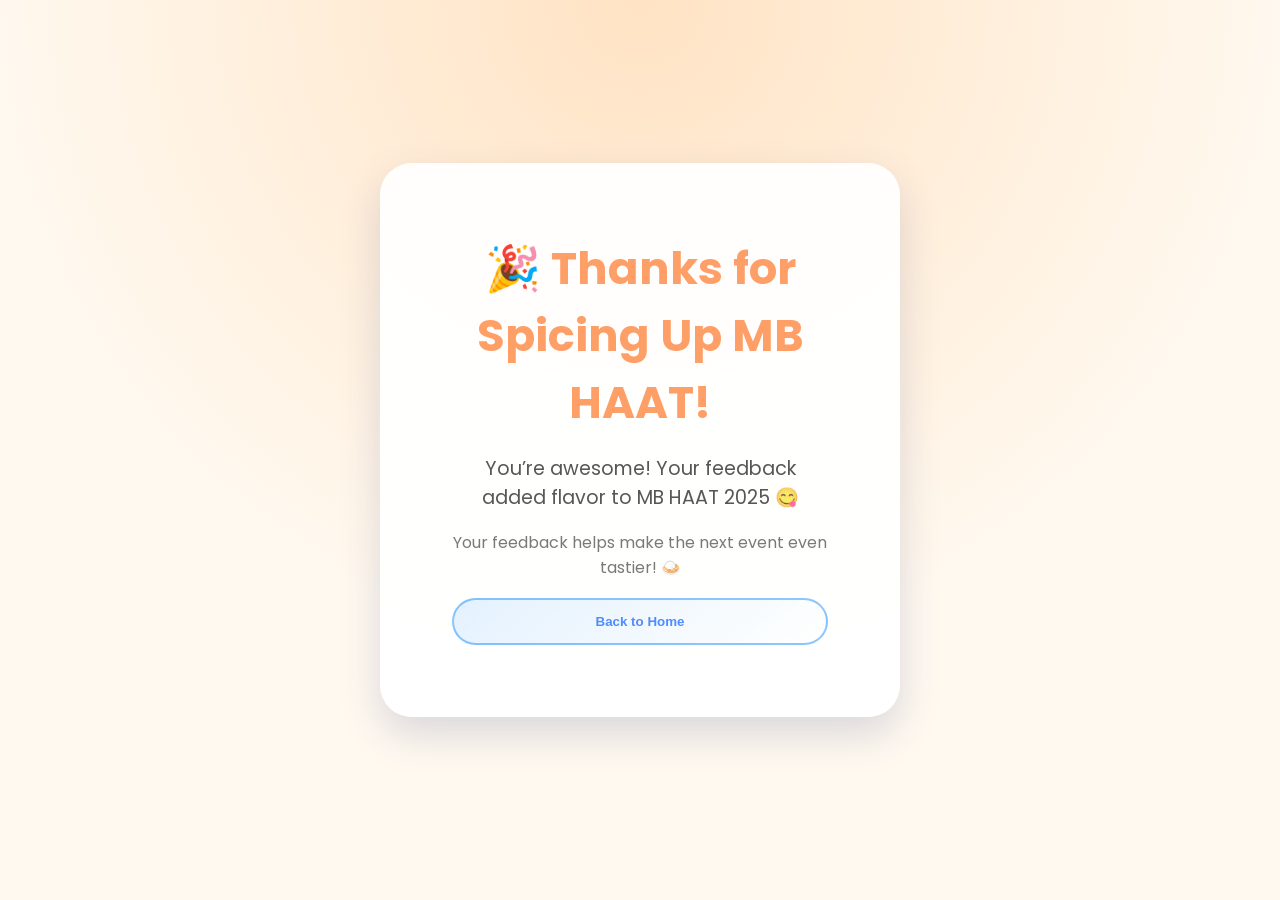
<file: thankyou.html>
<!DOCTYPE html>
<html lang="en">
  <head>
    <meta charset="UTF-8" />
    <meta name="viewport" content="width=device-width, initial-scale=1.0" />
    <title>Thank You — MB HAAT 2025</title>
    <link rel="stylesheet" href="style.css" />
  </head>
  <body class="fade-in thankyou-page">
    <div class="confetti" aria-hidden="true">
      <span>🎉</span>
      <span>🎈</span>
      <span>🍔</span>
      <span>🪩</span>
      <span>🍟</span>
      <span>🎉</span>
      <span>🎈</span>
      <span>🍔</span>
      <span>🪩</span>
      <span>🍟</span>
    </div>

    <main class="thankyou-container">
      <h1>🎉 Thanks for Spicing Up MB HAAT!</h1>
      <p class="thankyou-subtitle">
        You’re awesome! Your feedback added flavor to MB HAAT 2025 😋
      </p>
      <p class="thankyou-text">
        Your feedback helps make the next event even tastier! 🍛
      </p>
      <button class="back-btn" id="backHome">Back to Home</button>
    </main>

    <script>
      document.getElementById("backHome").addEventListener("click", () => {
        window.location.href = "index.html";
      });
    </script>
  </body>
</html>
</file>
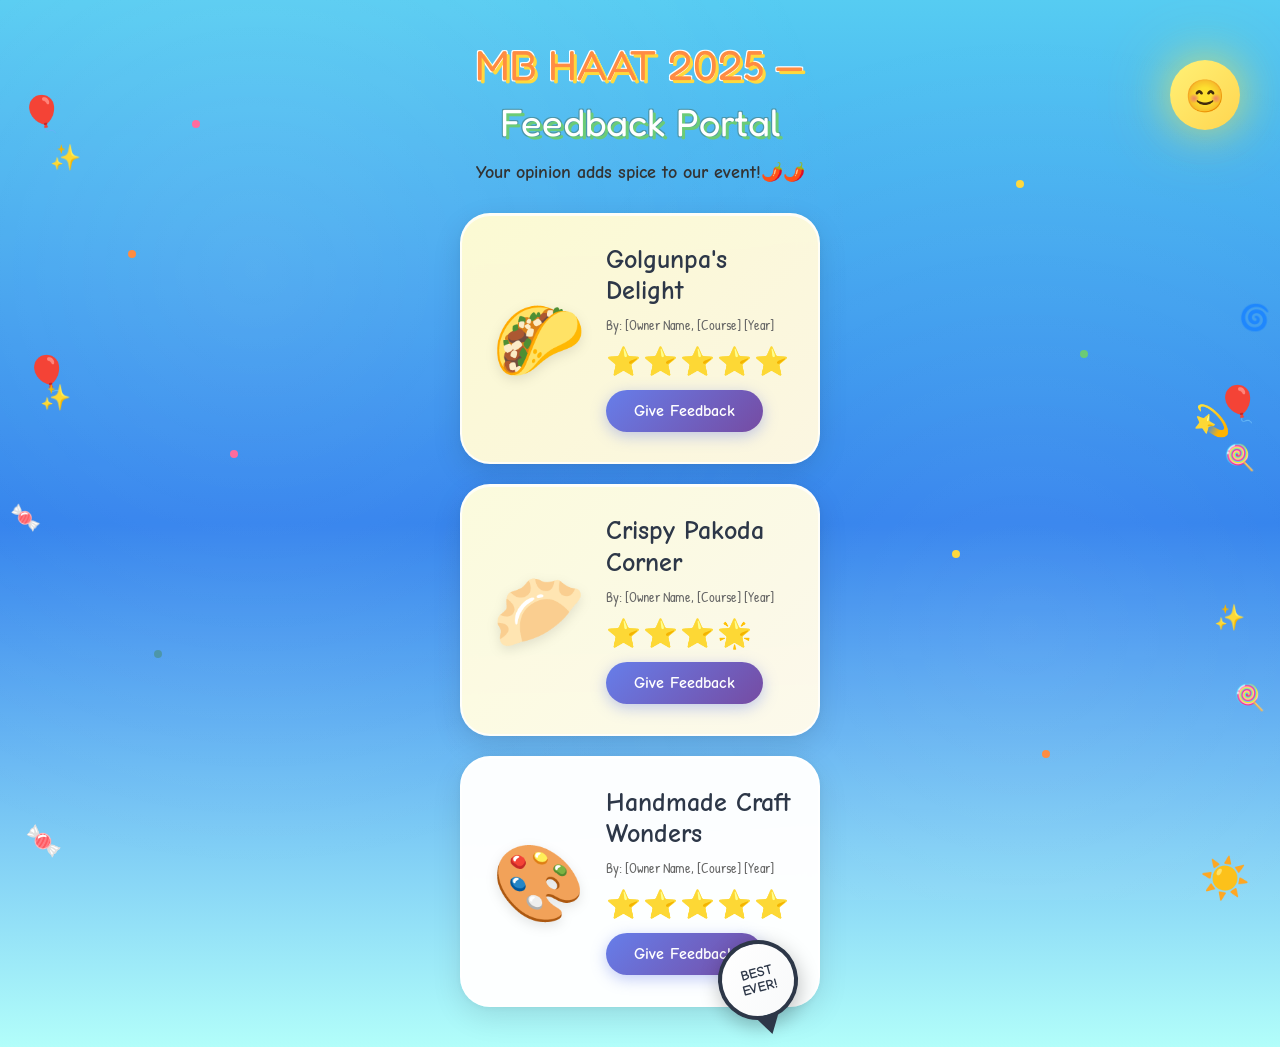
<file: ui.html>
<!DOCTYPE html>
<html lang="en">
<head>
    <meta charset="UTF-8">
    <meta name="viewport" content="width=device-width, initial-scale=1.0">
    <title>MB HAAT 2025 - Feedback Portal</title>
    <link href="https://fonts.googleapis.com/css2?family=Fredoka+One&family=Comic+Neue:wght@700&family=Patrick+Hand&display=swap" rel="stylesheet">
    <style>
        * {
            margin: 0;
            padding: 0;
            box-sizing: border-box;
        }

        body {
            font-family: 'Patrick Hand', cursive;
            background: linear-gradient(180deg, #56CCF2 0%, #2F80ED 50%, #B2FEFA 100%);
            min-height: 100vh;
            overflow-x: hidden;
            position: relative;
        }

        body::before {
            content: '';
            position: fixed;
            top: 0;
            left: 0;
            right: 0;
            bottom: 0;
            background: 
                radial-gradient(circle at 20% 30%, rgba(255, 255, 255, 0.1) 0%, transparent 50%),
                radial-gradient(circle at 80% 70%, rgba(255, 255, 255, 0.08) 0%, transparent 50%);
            pointer-events: none;
        }

        /* Decorative elements */
        .decoration {
            position: absolute;
            z-index: 1;
        }

        .sun {
            width: 70px;
            height: 70px;
            background: linear-gradient(135deg, #FFF176 0%, #FFD54F 100%);
            border-radius: 50%;
            position: absolute;
            top: 60px;
            right: 40px;
            box-shadow: 0 0 40px rgba(255, 235, 59, 0.6), 0 0 80px rgba(255, 235, 59, 0.3);
            animation: pulse 3s ease-in-out infinite;
        }

        @keyframes pulse {
            0%, 100% { transform: scale(1); }
            50% { transform: scale(1.05); }
        }

        .sun::before {
            content: '😊';
            position: absolute;
            top: 50%;
            left: 50%;
            transform: translate(-50%, -50%);
            font-size: 32px;
        }

        .balloon {
            position: absolute;
            font-size: 35px;
            animation: float 3s ease-in-out infinite;
        }

        @keyframes float {
            0%, 100% { transform: translateY(0px); }
            50% { transform: translateY(-20px); }
        }

        .balloon-left-top {
            top: 90px;
            left: 20px;
        }

        .balloon-right {
            top: 380px;
            right: 20px;
        }

        .balloon-left-bottom {
            top: 350px;
            left: 25px;
        }

        .candy {
            position: absolute;
            font-size: 25px;
            animation: rotate 4s linear infinite;
        }

        @keyframes rotate {
            0% { transform: rotate(0deg); }
            100% { transform: rotate(360deg); }
        }

        .confetti {
            position: absolute;
            width: 8px;
            height: 8px;
            border-radius: 50%;
        }

        .container {
            max-width: 400px;
            margin: 0 auto;
            padding: 20px;
            position: relative;
            z-index: 2;
        }

        .header {
            text-align: center;
            margin-bottom: 30px;
            padding-top: 20px;
        }

        .title {
            font-family: 'Fredoka One', cursive;
            font-size: 42px;
            color: #FF8C42;
            text-shadow: 
                3px 3px 0px #FFD93D,
                -1px -1px 0px #fff,
                1px -1px 0px #fff,
                -1px 1px 0px #fff,
                1px 1px 0px #fff;
            line-height: 1.2;
            margin-bottom: 10px;
        }

        .subtitle {
            font-family: 'Fredoka One', cursive;
            font-size: 38px;
            color: #fff;
            text-shadow: 
                3px 3px 0px #6BCB77,
                -1px -1px 0px #4D96A9,
                1px -1px 0px #4D96A9,
                -1px 1px 0px #4D96A9,
                1px 1px 0px #4D96A9;
            line-height: 1.2;
        }

        .tagline {
            font-family: 'Comic Neue', cursive;
            font-size: 18px;
            color: #333;
            margin-top: 15px;
            font-weight: 700;
        }

        .stall-card {
            background: rgba(255, 255, 255, 0.98);
            border-radius: 30px;
            padding: 30px;
            margin-bottom: 20px;
            box-shadow: 
                0 10px 30px rgba(0, 0, 0, 0.1),
                0 1px 8px rgba(0, 0, 0, 0.05),
                inset 0 1px 0 rgba(255, 255, 255, 0.8);
            display: flex;
            align-items: center;
            gap: 20px;
            position: relative;
            border: 2px solid rgba(255, 255, 255, 0.8);
            backdrop-filter: blur(10px);
            transition: all 0.3s ease;
        }

        .stall-card:hover {
            transform: translateY(-5px);
            box-shadow: 
                0 15px 40px rgba(0, 0, 0, 0.15),
                0 5px 15px rgba(0, 0, 0, 0.1),
                inset 0 1px 0 rgba(255, 255, 255, 0.8);
        }

        .stall-card:nth-child(1) {
            background: linear-gradient(135deg, rgba(255, 248, 220, 0.98) 0%, rgba(255, 253, 240, 0.98) 100%);
        }

        .stall-card:nth-child(2) {
            background: linear-gradient(135deg, rgba(255, 251, 210, 0.98) 0%, rgba(255, 248, 225, 0.98) 100%);
        }

        .stall-card:nth-child(3) {
            background: linear-gradient(135deg, rgba(255, 253, 220, 0.98) 0%, rgba(255, 250, 235, 0.98) 100%);
        }

        .stall-icon {
            font-size: 75px;
            flex-shrink: 0;
            filter: drop-shadow(0 4px 6px rgba(0, 0, 0, 0.1));
            transition: transform 0.3s ease;
        }

        .stall-card:hover .stall-icon {
            transform: scale(1.1) rotate(5deg);
        }

        .stall-info {
            flex: 1;
        }

        .stall-name {
            font-family: 'Comic Neue', cursive;
            font-size: 26px;
            font-weight: 700;
            color: #2d3748;
            margin-bottom: 8px;
            line-height: 1.2;
        }

        .stall-meta {
            font-family: 'Patrick Hand', cursive;
            font-size: 14px;
            color: #666;
            margin-bottom: 8px;
        }

        .stars {
            font-size: 28px;
            letter-spacing: 2px;
        }

        .feedback-btn {
            background: linear-gradient(135deg, #667eea 0%, #764ba2 100%);
            color: white;
            border: none;
            padding: 12px 28px;
            border-radius: 25px;
            font-family: 'Comic Neue', cursive;
            font-size: 16px;
            font-weight: 700;
            cursor: pointer;
            box-shadow: 0 4px 15px rgba(102, 126, 234, 0.4);
            transition: all 0.3s ease;
            margin-top: 10px;
        }

        .feedback-btn:hover {
            transform: translateY(-2px);
            box-shadow: 0 6px 20px rgba(102, 126, 234, 0.5);
        }

        .feedback-btn:active {
            transform: translateY(0);
        }

        .best-badge {
            position: absolute;
            bottom: -15px;
            right: 20px;
            background: linear-gradient(135deg, #fff 0%, #f8f9fa 100%);
            border: 4px solid #2d3748;
            border-radius: 50%;
            width: 80px;
            height: 80px;
            display: flex;
            align-items: center;
            justify-content: center;
            font-family: 'Comic Neue', cursive;
            font-weight: 700;
            font-size: 14px;
            color: #2d3748;
            text-align: center;
            line-height: 1.1;
            box-shadow: 0 6px 20px rgba(0, 0, 0, 0.25);
            transform: rotate(-15deg);
            animation: bounce 2s ease-in-out infinite;
        }

        @keyframes bounce {
            0%, 100% { transform: rotate(-15deg) translateY(0); }
            50% { transform: rotate(-15deg) translateY(-10px); }
        }

        .best-badge::before {
            content: '';
            position: absolute;
            bottom: -20px;
            left: 50%;
            transform: translateX(-50%);
            width: 0;
            height: 0;
            border-left: 12px solid transparent;
            border-right: 12px solid transparent;
            border-top: 20px solid #2d3748;
        }

        /* Scattered decorations */
        .small-deco {
            position: absolute;
            font-size: 20px;
            z-index: 0;
        }
    </style>
</head>
<body>
    <!-- Decorative elements -->
    <div class="sun"></div>
    <div class="balloon balloon-left-top">🎈</div>
    <div class="balloon balloon-right" style="animation-delay: 1s;">🎈</div>
    <div class="balloon balloon-left-bottom" style="animation-delay: 0.5s; color: #FFD93D;">🎈</div>
    
    <!-- Confetti -->
    <div class="confetti" style="top: 120px; left: 15%; background: #FF6B9D;"></div>
    <div class="confetti" style="top: 180px; right: 20%; background: #FFD93D;"></div>
    <div class="confetti" style="top: 250px; left: 10%; background: #FF8C42;"></div>
    <div class="confetti" style="top: 350px; right: 15%; background: #6BCB77;"></div>
    <div class="confetti" style="top: 450px; left: 18%; background: #FF6B9D;"></div>
    <div class="confetti" style="top: 550px; right: 25%; background: #FFD93D;"></div>
    <div class="confetti" style="top: 650px; left: 12%; background: #4D96A9;"></div>
    <div class="confetti" style="top: 750px; right: 18%; background: #FF8C42;"></div>

    <!-- Candy decorations -->
    <div class="candy" style="top: 440px; right: 25px;">🍭</div>
    <div class="candy" style="top: 680px; right: 15px; animation-delay: 1s;">🍭</div>
    <div class="candy" style="top: 500px; left: 10px; animation-delay: 2s;">🍬</div>
    <div class="candy" style="top: 300px; right: 10px;">🌀</div>
    <div class="candy" style="top: 820px; left: 25px; font-size: 30px;">🍬</div>

    <!-- Small suns -->
    <div class="small-deco" style="top: 850px; right: 30px; font-size: 40px;">☀️</div>
    <div class="small-deco" style="top: 140px; left: 50px; font-size: 25px;">✨</div>
    <div class="small-deco" style="top: 380px; left: 40px; font-size: 25px;">✨</div>
    <div class="small-deco" style="top: 600px; right: 35px; font-size: 25px;">✨</div>
    <div class="small-deco" style="top: 400px; right: 50px; font-size: 30px;">💫</div>

    <div class="container">
        <div class="header">
            <div class="title">MB HAAT 2025 —</div>
            <div class="subtitle">Feedback Portal</div>
            <div class="tagline">Your opinion adds spice to our event!🌶️🌶️</div>
        </div>

        <div class="stall-card">
            <div class="stall-icon">🌮</div>
            <div class="stall-info">
                <div class="stall-name">Golgunpa's Delight</div>
                <div class="stall-meta">By: [Owner Name, [Course] [Year]</div>
                <div class="stars">⭐⭐⭐⭐⭐</div>
                <button class="feedback-btn" onclick="alert('Feedback form coming soon! 🎉')">Give Feedback</button>
            </div>
        </div>

        <div class="stall-card">
            <div class="stall-icon">🥟</div>
            <div class="stall-info">
                <div class="stall-name">Crispy Pakoda Corner</div>
                <div class="stall-meta">By: [Owner Name, [Course] [Year]</div>
                <div class="stars">⭐⭐⭐🌟</div>
                <button class="feedback-btn" onclick="alert('Feedback form coming soon! 🎉')">Give Feedback</button>
            </div>
        </div>

        <div class="stall-card">
            <div class="stall-icon">🎨</div>
            <div class="stall-info">
                <div class="stall-name">Handmade Craft Wonders</div>
                <div class="stall-meta">By: [Owner Name, [Course] [Year]</div>
                <div class="stars">⭐⭐⭐⭐⭐</div>
                <button class="feedback-btn" onclick="alert('Feedback form coming soon! 🎉')">Give Feedback</button>
            </div>
            <div class="best-badge">BEST EVER!</div>
        </div>
    </div>
</body>
</html>
</file>
<file: style.css>
@import url("https://fonts.googleapis.com/css2?family=Fredoka:wght@400;500;600;700&family=Fredoka+One&family=Comic+Neue:wght@700&family=Patrick+Hand&family=Poppins:wght@400;500;600;700&display=swap");

:root {
  --sky-start: #aee6ff;
  --sky-mid: #d4f0ff;
  --sky-end: #fff8fb;
  --sun: #ffd75f;
  --primary: #ff9f68;
  --secondary: #4f8cff;
  --accent: #ffddee;
  --mint: #c7f5d9;
  --card-cream: #fff6da;
  --card-outline: #ffd18c;
  --text-dark: #3b2c53;
  --text-light: #ffffff;
  --shadow-soft: 0 18px 40px rgba(63, 71, 120, 0.18);
  --rounded-xl: 32px;
  --transition: all 0.3s ease;
}

*,
*::before,
*::after {
  box-sizing: border-box;
  margin: 0;
  padding: 0;
}

body {
  font-family: "Poppins", sans-serif;
  color: var(--text-dark);
  background: linear-gradient(180deg, var(--sky-start) 0%, var(--sky-mid) 55%, var(--sky-end) 100%);
  min-height: 100vh;
  display: flex;
  justify-content: center;
  align-items: stretch;
  padding: 28px 12px 48px;
  position: relative;
  overflow-x: hidden;
}

.ui-body {
  font-family: "Patrick Hand", cursive;
  background: linear-gradient(180deg, #56ccf2 0%, #2f80ed 50%, #b2fefa 100%);
  display: block;
  padding: clamp(20px, 4vw, 32px) clamp(12px, 3vw, 16px) clamp(50px, 8vw, 80px);
  overflow-x: hidden;
  min-height: 100vh;
  position: relative;
  -webkit-font-smoothing: antialiased;
  -moz-osx-font-smoothing: grayscale;
}

.ui-shell {
  max-width: 420px;
  margin: 0 auto;
  background: transparent;
  padding: 24px 12px 60px;
  gap: 24px;
  width: 100%;
}

.ui-hero {
  text-align: center;
  margin-bottom: 16px;
  padding-top: 28px;
}

.ui-title {
  font-family: "Fredoka One", cursive;
  font-size: clamp(2rem, 7vw, 2.6rem);
  color: #ff8c42;
  text-shadow: 3px 3px 0px #ffd93d, -1px -1px 0px #fff, 1px -1px 0px #fff;
  margin-bottom: 6px;
}

.ui-subtitle {
  font-family: "Fredoka One", cursive;
  font-size: clamp(2.1rem, 8vw, 2.8rem);
  color: #ffffff;
  text-shadow: 3px 3px 0px #6bcb77, -1px -1px 0px #4d96a9, 1px -1px 0px #4d96a9;
}

.ui-tagline {
  font-family: "Comic Neue", cursive;
  font-size: clamp(1rem, 4vw, 1.2rem);
  color: #2d3748;
  font-weight: 700;
  margin-top: 12px;
  line-height: 1.4;
  word-wrap: break-word;
  overflow-wrap: break-word;
}

.ui-note {
  color: rgba(45, 55, 72, 0.85);
  font-size: 1rem;
  margin-top: 10px;
}

.ui-card-stack {
  max-width: 420px;
  margin: 0 auto;
}

.ui-submit {
  max-width: 420px;
  margin: 0 auto;
  text-align: center;
}

.ui-submit .submit-btn {
  border-radius: 25px;
  font-family: "Comic Neue", cursive;
  font-size: 1.05rem;
  padding: 14px 28px;
}

.ui-submit .status-message {
  margin-top: 10px;
}

/* Winner Announcement Styles */
.winner-announcement {
  max-width: 500px;
  margin: 0 auto;
}

.announcement-card {
  background: linear-gradient(135deg, rgba(255, 255, 255, 0.98), rgba(255, 251, 240, 0.98));
  border-radius: 24px;
  padding: clamp(24px, 5vw, 40px) clamp(20px, 4vw, 28px);
  border: 3px solid rgba(255, 217, 61, 0.3);
  box-shadow: 0 20px 50px rgba(0, 0, 0, 0.15);
  text-align: center;
  position: relative;
  overflow: hidden;
  width: 100%;
  box-sizing: border-box;
}

.announcement-card::before {
  content: "";
  position: absolute;
  top: -50%;
  left: -50%;
  width: 200%;
  height: 200%;
  background: radial-gradient(circle, rgba(255, 215, 0, 0.1) 0%, transparent 70%);
  animation: rotate 20s linear infinite;
  pointer-events: none;
}

@keyframes rotate {
  0% {
    transform: rotate(0deg);
  }
  100% {
    transform: rotate(360deg);
  }
}

.announcement-icon {
  font-size: 5rem;
  margin-bottom: 20px;
  animation: bounce 2s ease-in-out infinite;
  display: inline-block;
}

@keyframes bounce {
  0%, 100% {
    transform: translateY(0);
  }
  50% {
    transform: translateY(-10px);
  }
}

.announcement-title {
  font-family: "Fredoka One", cursive;
  font-size: clamp(2rem, 5vw, 2.8rem);
  color: #ff8c42;
  text-shadow: 2px 2px 0px #ffd93d, -1px -1px 0px #fff, 1px -1px 0px #fff;
  margin-bottom: 16px;
  position: relative;
  z-index: 1;
}

.announcement-message {
  font-family: "Comic Neue", cursive;
  font-size: clamp(1rem, 3.5vw, 1.5rem);
  color: #2d3748;
  font-weight: 700;
  margin-bottom: clamp(24px, 4vw, 32px);
  position: relative;
  z-index: 1;
  line-height: 1.5;
  word-wrap: break-word;
  overflow-wrap: break-word;
  padding: 0 4px;
}

.announcement-message strong {
  color: #ff8c42;
  font-size: 1.2em;
}

/* Highlight name in participant message */
#participantMessage {
  word-wrap: break-word;
  overflow-wrap: break-word;
  hyphens: auto;
  max-width: 100%;
}

#participantMessage strong {
  color: #ff8c42 !important;
  text-shadow: 0 2px 4px rgba(255, 140, 66, 0.3) !important;
  font-weight: 700;
  font-size: 1.3em !important;
  display: inline-block;
  animation: nameBounce 2s ease-in-out infinite;
  transform-origin: center;
  word-break: break-word;
  max-width: 100%;
}

@keyframes nameBounce {
  0%, 100% {
    transform: translateY(0);
  }
  50% {
    transform: translateY(-8px);
  }
}

/* Coming Soon Card Styles */
.coming-soon-section {
  max-width: 500px;
  margin: 0 auto;
}

.coming-soon-card {
  background: linear-gradient(135deg, rgba(255, 255, 255, 0.98), rgba(255, 251, 240, 0.98));
  border-radius: 30px;
  padding: clamp(40px, 6vw, 60px) clamp(28px, 5vw, 40px);
  border: 3px solid rgba(255, 217, 61, 0.3);
  box-shadow: 0 20px 50px rgba(0, 0, 0, 0.15);
  text-align: center;
  position: relative;
  overflow: hidden;
  width: 100%;
  box-sizing: border-box;
}

.coming-soon-card::before {
  content: "";
  position: absolute;
  top: -50%;
  left: -50%;
  width: 200%;
  height: 200%;
  background: radial-gradient(circle, rgba(255, 215, 0, 0.1) 0%, transparent 70%);
  animation: rotate 20s linear infinite;
  pointer-events: none;
}

.coming-soon-icon {
  font-size: clamp(4rem, 12vw, 6rem);
  margin-bottom: 24px;
  animation: bounce 2s ease-in-out infinite;
  display: inline-block;
  filter: drop-shadow(0 4px 8px rgba(255, 140, 66, 0.3));
  position: relative;
  z-index: 1;
}

.coming-soon-title {
  font-family: "Fredoka One", cursive;
  font-size: clamp(2rem, 6vw, 2.8rem);
  color: #ff8c42;
  text-shadow: 2px 2px 0px #ffd93d, -1px -1px 0px #fff, 1px -1px 0px #fff;
  margin-bottom: 20px;
  position: relative;
  z-index: 1;
}

.coming-soon-message {
  font-family: "Comic Neue", cursive;
  font-size: clamp(1.2rem, 4vw, 1.6rem);
  color: #2d3748;
  font-weight: 700;
  margin-bottom: 16px;
  position: relative;
  z-index: 1;
  line-height: 1.5;
}

.coming-soon-submessage {
  font-family: "Comic Neue", cursive;
  font-size: clamp(1rem, 3vw, 1.2rem);
  color: #4d96a9;
  font-weight: 600;
  position: relative;
  z-index: 1;
  line-height: 1.5;
}

.coming-soon-sparkles {
  margin-top: 32px;
  display: flex;
  justify-content: center;
  gap: 16px;
  flex-wrap: wrap;
  position: relative;
  z-index: 1;
}

.coming-soon-sparkles .sparkle-item {
  font-size: clamp(1.5rem, 4vw, 2rem);
  animation: sparkleFloat 3s ease-in-out infinite;
  display: inline-block;
}

.coming-soon-sparkles .sparkle-item:nth-child(1) {
  animation-delay: 0s;
}

.coming-soon-sparkles .sparkle-item:nth-child(2) {
  animation-delay: 0.5s;
}

.coming-soon-sparkles .sparkle-item:nth-child(3) {
  animation-delay: 1s;
}

.coming-soon-sparkles .sparkle-item:nth-child(4) {
  animation-delay: 1.5s;
}

.coming-soon-sparkles .sparkle-item:nth-child(5) {
  animation-delay: 2s;
}

.coming-soon-sparkles .sparkle-item:nth-child(6) {
  animation-delay: 2.5s;
}

/* Freshers Party Section */
.freshers-party-section {
  max-width: 500px;
  margin: 32px auto 0;
}

.freshers-party-card {
  background: linear-gradient(135deg, rgba(255, 255, 255, 0.98), rgba(240, 248, 255, 0.98));
  border-radius: 30px;
  padding: clamp(40px, 6vw, 60px) clamp(28px, 5vw, 40px);
  border: 3px solid rgba(107, 203, 119, 0.3);
  box-shadow: 0 20px 50px rgba(0, 0, 0, 0.15);
  text-align: center;
  position: relative;
  overflow: hidden;
  width: 100%;
  box-sizing: border-box;
}

.freshers-party-card::before {
  content: "";
  position: absolute;
  top: -50%;
  left: -50%;
  width: 200%;
  height: 200%;
  background: radial-gradient(circle, rgba(107, 203, 119, 0.1) 0%, transparent 70%);
  animation: rotate 20s linear infinite;
  pointer-events: none;
}

.freshers-party-icon {
  font-size: clamp(3.5rem, 10vw, 5rem);
  margin-bottom: 24px;
  animation: bounce 2s ease-in-out infinite;
  display: inline-block;
  filter: drop-shadow(0 4px 8px rgba(107, 203, 119, 0.3));
  position: relative;
  z-index: 1;
}

.freshers-party-title {
  font-family: "Fredoka One", cursive;
  font-size: clamp(1.6rem, 5vw, 2.4rem);
  color: #6bcb77;
  text-shadow: 2px 2px 0px #4d96a9, -1px -1px 0px #fff, 1px -1px 0px #fff;
  margin-bottom: 32px;
  position: relative;
  z-index: 1;
  line-height: 1.3;
  word-wrap: break-word;
  overflow-wrap: break-word;
}

.freshers-party-buttons {
  display: flex;
  gap: 20px;
  justify-content: center;
  flex-wrap: wrap;
  margin-bottom: 24px;
  position: relative;
  z-index: 1;
}

.freshers-btn {
  flex: 1;
  min-width: 120px;
  max-width: 180px;
  padding: clamp(16px, 4vw, 20px) clamp(24px, 5vw, 32px);
  border: none;
  border-radius: 20px;
  font-family: "Comic Neue", cursive;
  font-size: clamp(1.1rem, 4vw, 1.4rem);
  font-weight: 700;
  cursor: pointer;
  transition: all 0.3s ease;
  display: flex;
  flex-direction: column;
  align-items: center;
  gap: 8px;
  box-shadow: 0 8px 20px rgba(0, 0, 0, 0.15);
  position: relative;
  overflow: hidden;
}

.freshers-btn::before {
  content: "";
  position: absolute;
  top: 50%;
  left: 50%;
  width: 0;
  height: 0;
  border-radius: 50%;
  background: rgba(255, 255, 255, 0.3);
  transform: translate(-50%, -50%);
  transition: width 0.6s, height 0.6s;
}

.freshers-btn:active::before {
  width: 300px;
  height: 300px;
}

.freshers-btn--yes {
  background: linear-gradient(135deg, #6bcb77, #4d96a9);
  color: white;
  text-shadow: 1px 1px 2px rgba(0, 0, 0, 0.2);
}

.freshers-btn--yes:hover {
  transform: translateY(-4px) scale(1.05);
  box-shadow: 0 12px 28px rgba(107, 203, 119, 0.4);
}

.freshers-btn--yes:active {
  transform: translateY(-2px) scale(1.02);
}

.freshers-btn--no {
  background: linear-gradient(135deg, #ff6b6b, #ff8c42);
  color: white;
  text-shadow: 1px 1px 2px rgba(0, 0, 0, 0.2);
}

.freshers-btn--no:hover {
  transform: translateY(-4px) scale(1.05);
  box-shadow: 0 12px 28px rgba(255, 107, 107, 0.4);
}

.freshers-btn--no:active {
  transform: translateY(-2px) scale(1.02);
}

.freshers-btn .btn-emoji {
  font-size: clamp(2rem, 6vw, 2.5rem);
  display: block;
  animation: bounce 2s ease-in-out infinite;
}

.freshers-btn .btn-text {
  font-size: clamp(1.1rem, 4vw, 1.4rem);
  display: block;
}

.freshers-btn:disabled {
  opacity: 0.6;
  cursor: not-allowed;
  transform: none !important;
}

.freshers-party-thanks {
  font-family: "Comic Neue", cursive;
  font-size: clamp(1.2rem, 4vw, 1.5rem);
  color: #6bcb77;
  font-weight: 700;
  position: relative;
  z-index: 1;
  animation: fadeIn 0.5s ease-in;
}

.freshers-party-thanks.hidden {
  display: none;
}

.freshers-party-card.hidden {
  display: none;
}

.freshers-party-card {
  transition: opacity 0.3s ease, transform 0.3s ease;
}

.freshers-party-card:not(.hidden) {
  animation: fadeInSlide 0.5s ease-out;
}

@keyframes fadeInSlide {
  from {
    opacity: 0;
    transform: translateY(20px);
  }
  to {
    opacity: 1;
    transform: translateY(0);
  }
}

@keyframes fadeIn {
  from {
    opacity: 0;
    transform: translateY(10px);
  }
  to {
    opacity: 1;
    transform: translateY(0);
  }
}

@keyframes rotate {
  from {
    transform: rotate(0deg);
  }
  to {
    transform: rotate(360deg);
  }
}

/* Responsive adjustments for freshers party section */
@media (max-width: 600px) {
  .freshers-party-buttons {
    flex-direction: column;
    align-items: stretch;
  }
  
  .freshers-btn {
    max-width: 100%;
    width: 100%;
  }
  
  .freshers-party-title {
    font-size: clamp(1.4rem, 6vw, 2rem);
    padding: 0 8px;
  }
}

/* Winner Reveal Card Styles */
.winner-reveal-card {
  margin-top: 32px;
  padding: clamp(28px, 5vw, 40px) clamp(24px, 4vw, 32px);
  background: linear-gradient(135deg, rgba(255, 215, 0, 0.15), rgba(255, 140, 66, 0.15));
  border-radius: 28px;
  border: 3px solid rgba(255, 215, 0, 0.5);
  box-shadow: 0 20px 60px rgba(255, 215, 0, 0.3), 0 8px 24px rgba(255, 140, 66, 0.2);
  text-align: center;
  position: relative;
  overflow: hidden;
  opacity: 0;
  transform: scale(0.8) translateY(20px);
  transition: all 0.8s cubic-bezier(0.34, 1.56, 0.64, 1);
}

.winner-reveal-card.show {
  opacity: 1;
  transform: scale(1) translateY(0);
}

.winner-sparkles {
  position: absolute;
  inset: 0;
  pointer-events: none;
  z-index: 1;
}

.winner-sparkles .sparkle {
  position: absolute;
  font-size: clamp(1.5rem, 4vw, 2rem);
  animation: sparkleFloat 3s ease-in-out infinite;
  opacity: 0;
}

.winner-sparkles .sparkle:nth-child(1) {
  top: 10%;
  left: 10%;
  animation-delay: 0s;
}

.winner-sparkles .sparkle:nth-child(2) {
  top: 15%;
  right: 15%;
  animation-delay: 0.5s;
}

.winner-sparkles .sparkle:nth-child(3) {
  bottom: 20%;
  left: 20%;
  animation-delay: 1s;
}

.winner-sparkles .sparkle:nth-child(4) {
  bottom: 15%;
  right: 10%;
  animation-delay: 1.5s;
}

.winner-sparkles .sparkle:nth-child(5) {
  top: 50%;
  left: 5%;
  animation-delay: 0.3s;
}

.winner-sparkles .sparkle:nth-child(6) {
  top: 40%;
  right: 8%;
  animation-delay: 0.8s;
}

.winner-sparkles .sparkle:nth-child(7) {
  bottom: 30%;
  left: 15%;
  animation-delay: 1.2s;
}

.winner-sparkles .sparkle:nth-child(8) {
  top: 25%;
  right: 25%;
  animation-delay: 1.8s;
}

@keyframes sparkleFloat {
  0%, 100% {
    opacity: 0;
    transform: translateY(0) scale(0.5) rotate(0deg);
  }
  50% {
    opacity: 1;
    transform: translateY(-20px) scale(1.2) rotate(180deg);
  }
}

.winner-crown {
  font-size: clamp(3rem, 8vw, 4.5rem);
  margin-bottom: 16px;
  animation: crownBounce 2s ease-in-out infinite;
  display: inline-block;
  filter: drop-shadow(0 4px 8px rgba(255, 215, 0, 0.5));
  position: relative;
  z-index: 2;
}

@keyframes crownBounce {
  0%, 100% {
    transform: translateY(0) rotate(-5deg);
  }
  50% {
    transform: translateY(-10px) rotate(5deg);
  }
}

.winner-title {
  font-family: "Fredoka One", cursive;
  font-size: clamp(1.5rem, 5vw, 2rem);
  color: #ff8c42;
  text-shadow: 2px 2px 0px #ffd93d, -1px -1px 0px #fff, 1px -1px 0px #fff;
  margin-bottom: 24px;
  position: relative;
  z-index: 2;
}

.winner-image-container {
  width: clamp(140px, 30vw, 180px);
  height: clamp(140px, 30vw, 180px);
  margin: 0 auto 20px;
  border-radius: 50%;
  overflow: hidden;
  border: 5px solid rgba(255, 215, 0, 0.6);
  box-shadow: 0 12px 32px rgba(255, 215, 0, 0.4), 0 4px 16px rgba(255, 140, 66, 0.3);
  position: relative;
  z-index: 2;
  background: linear-gradient(135deg, rgba(255, 215, 0, 0.2), rgba(255, 140, 66, 0.2));
  animation: imagePulse 3s ease-in-out infinite;
}

@keyframes imagePulse {
  0%, 100% {
    box-shadow: 0 12px 32px rgba(255, 215, 0, 0.4), 0 4px 16px rgba(255, 140, 66, 0.3);
  }
  50% {
    box-shadow: 0 16px 40px rgba(255, 215, 0, 0.6), 0 6px 20px rgba(255, 140, 66, 0.5);
  }
}

.winner-image {
  width: 100%;
  height: 100%;
  object-fit: cover;
  display: block;
}

.winner-name {
  font-family: "Fredoka One", cursive;
  font-size: clamp(1.4rem, 4.5vw, 1.8rem);
  color: #667eea;
  margin-bottom: 8px;
  position: relative;
  z-index: 2;
  text-shadow: 0 2px 4px rgba(102, 126, 234, 0.3);
}

.winner-stall {
  font-family: "Comic Neue", cursive;
  font-size: clamp(1.1rem, 3.5vw, 1.4rem);
  color: #4d96a9;
  font-weight: 700;
  margin-bottom: 24px;
  position: relative;
  z-index: 2;
}

.winner-stats {
  display: flex;
  justify-content: space-around;
  gap: 12px;
  flex-wrap: wrap;
  margin-top: 24px;
  position: relative;
  z-index: 2;
}

.winner-stat-item {
  background: linear-gradient(135deg, rgba(255, 255, 255, 0.95), rgba(255, 248, 225, 0.95));
  border-radius: 16px;
  padding: 16px 20px;
  min-width: 100px;
  flex: 1;
  border: 2px solid rgba(255, 215, 0, 0.4);
  box-shadow: 0 6px 18px rgba(255, 215, 0, 0.2);
  display: flex;
  flex-direction: column;
  gap: 8px;
  transition: all 0.3s ease;
}

.winner-stat-item:hover {
  transform: translateY(-4px);
  box-shadow: 0 8px 24px rgba(255, 215, 0, 0.3);
}

.stat-label {
  font-family: "Comic Neue", cursive;
  font-size: clamp(0.85rem, 2.5vw, 1rem);
  color: #4d96a9;
  font-weight: 700;
  text-transform: uppercase;
  letter-spacing: 0.5px;
}

.stat-value {
  font-family: "Fredoka One", cursive;
  font-size: clamp(1.3rem, 4vw, 1.6rem);
  color: #ff8c42;
  font-weight: 700;
  text-shadow: 0 2px 4px rgba(255, 140, 66, 0.3);
}

/* Runner-up Cards Styles */
.runners-up-container {
  margin-top: 32px;
  opacity: 0;
  transform: translateY(20px);
  transition: all 0.8s cubic-bezier(0.34, 1.56, 0.64, 1);
}

.runners-up-container.show {
  opacity: 1;
  transform: translateY(0);
}

.runners-up-title {
  font-family: "Fredoka One", cursive;
  font-size: clamp(1.3rem, 4vw, 1.6rem);
  color: #667eea;
  text-align: center;
  margin-bottom: 20px;
  text-shadow: 0 2px 4px rgba(102, 126, 234, 0.3);
}

.runners-up-cards {
  display: flex;
  gap: 16px;
  justify-content: center;
  flex-wrap: wrap;
}

.runner-up-card {
  background: linear-gradient(135deg, rgba(255, 255, 255, 0.95), rgba(255, 248, 225, 0.95));
  border-radius: 20px;
  padding: clamp(18px, 4vw, 24px);
  border: 2px solid rgba(102, 126, 234, 0.3);
  box-shadow: 0 8px 24px rgba(102, 126, 234, 0.2);
  text-align: center;
  position: relative;
  flex: 1;
  min-width: clamp(140px, 35vw, 180px);
  max-width: 200px;
  transition: all 0.3s ease;
  overflow: hidden;
}

.runner-up-card:hover {
  transform: translateY(-6px);
  box-shadow: 0 12px 32px rgba(102, 126, 234, 0.3);
  border-color: rgba(102, 126, 234, 0.5);
}

.runner-up-badge {
  position: absolute;
  top: 8px;
  right: 8px;
  background: linear-gradient(135deg, #667eea, #764ba2);
  color: #ffffff;
  font-family: "Fredoka One", cursive;
  font-size: clamp(0.9rem, 2.5vw, 1.1rem);
  font-weight: 700;
  padding: 6px 12px;
  border-radius: 12px;
  box-shadow: 0 4px 12px rgba(102, 126, 234, 0.4);
  z-index: 3;
}

.runner-up-image-container {
  width: clamp(80px, 20vw, 100px);
  height: clamp(80px, 20vw, 100px);
  margin: 0 auto 12px;
  border-radius: 50%;
  overflow: hidden;
  border: 3px solid rgba(102, 126, 234, 0.4);
  box-shadow: 0 6px 20px rgba(102, 126, 234, 0.25);
  background: linear-gradient(135deg, rgba(102, 126, 234, 0.1), rgba(118, 75, 162, 0.1));
}

.runner-up-image {
  width: 100%;
  height: 100%;
  object-fit: cover;
  display: block;
}

.runner-up-name {
  font-family: "Fredoka One", cursive;
  font-size: clamp(1rem, 3vw, 1.2rem);
  color: #667eea;
  margin-bottom: 6px;
  text-shadow: 0 1px 2px rgba(102, 126, 234, 0.2);
}

.runner-up-stall {
  font-family: "Comic Neue", cursive;
  font-size: clamp(0.85rem, 2.5vw, 1rem);
  color: #4d96a9;
  font-weight: 700;
  margin-bottom: 12px;
}

.runner-up-stat {
  display: flex;
  flex-direction: column;
  gap: 4px;
  margin-top: 8px;
  padding-top: 12px;
  border-top: 2px dashed rgba(102, 126, 234, 0.2);
}

.runner-up-stat-label {
  font-family: "Comic Neue", cursive;
  font-size: clamp(0.75rem, 2vw, 0.85rem);
  color: #4d96a9;
  font-weight: 700;
  text-transform: uppercase;
  letter-spacing: 0.5px;
}

.runner-up-stat-value {
  font-family: "Fredoka One", cursive;
  font-size: clamp(1.1rem, 3.5vw, 1.4rem);
  color: #ff8c42;
  font-weight: 700;
  text-shadow: 0 1px 2px rgba(255, 140, 66, 0.3);
}

.countdown-container {
  margin-top: 32px;
  position: relative;
  z-index: 1;
}

.countdown-label {
  font-family: "Comic Neue", cursive;
  font-size: 1.1rem;
  color: #4d96a9;
  font-weight: 700;
  margin-bottom: 20px;
}

.countdown-timer {
  display: flex;
  align-items: center;
  justify-content: center;
  gap: clamp(6px, 2vw, 12px);
  flex-wrap: wrap;
  margin-top: 20px;
  width: 100%;
  max-width: 100%;
  overflow: hidden;
}

.countdown-item {
  background: linear-gradient(135deg, rgba(102, 126, 234, 0.15), rgba(118, 75, 162, 0.15));
  border-radius: clamp(16px, 3vw, 20px);
  padding: clamp(14px, 3vw, 20px) clamp(12px, 2.5vw, 16px);
  min-width: clamp(60px, 15vw, 80px);
  max-width: 100%;
  display: flex;
  flex-direction: column;
  align-items: center;
  gap: clamp(6px, 1.5vw, 8px);
  border: 2px solid rgba(102, 126, 234, 0.3);
  box-shadow: 0 8px 20px rgba(102, 126, 234, 0.2);
  transition: all 0.3s ease;
  flex: 0 1 auto;
  box-sizing: border-box;
}

.countdown-item:hover {
  transform: translateY(-4px);
  box-shadow: 0 12px 28px rgba(102, 126, 234, 0.3);
}

.countdown-value {
  font-family: "Fredoka One", cursive;
  font-size: clamp(2rem, 5vw, 2.8rem);
  color: #667eea;
  font-weight: 700;
  text-shadow: 0 2px 4px rgba(102, 126, 234, 0.3);
  line-height: 1;
}

.countdown-label-small {
  font-family: "Comic Neue", cursive;
  font-size: 0.85rem;
  color: #4d96a9;
  font-weight: 700;
  text-transform: uppercase;
  letter-spacing: 0.5px;
}

.countdown-separator {
  font-family: "Fredoka One", cursive;
  font-size: clamp(1.2rem, 4vw, 2.2rem);
  color: #ff8c42;
  font-weight: 700;
  margin: 0 clamp(2px, 1vw, 4px);
  flex-shrink: 0;
}

/* Top Contenders Styles */
.top-contenders {
  margin-top: 40px;
  padding-top: 32px;
  border-top: 2px dashed rgba(102, 126, 234, 0.3);
  position: relative;
  z-index: 1;
}

.contenders-title {
  font-family: "Fredoka One", cursive;
  font-size: clamp(1.5rem, 4vw, 2rem);
  color: #667eea;
  text-align: center;
  margin-bottom: 12px;
}

.contenders-subtitle {
  font-family: "Comic Neue", cursive;
  font-size: 1.1rem;
  color: #ff8c42;
  text-align: center;
  font-weight: 700;
  margin-bottom: 8px;
}

.contenders-note {
  font-family: "Comic Neue", cursive;
  font-size: 1rem;
  color: #4d96a9;
  text-align: center;
  font-weight: 700;
  margin-bottom: 24px;
}

.contenders-list {
  display: flex;
  flex-direction: column;
  gap: 16px;
  margin-top: 20px;
}

.contender-item {
  background: linear-gradient(135deg, rgba(255, 255, 255, 0.9), rgba(255, 248, 225, 0.9));
  border-radius: clamp(14px, 3vw, 18px);
  padding: clamp(14px, 3vw, 18px) clamp(16px, 3.5vw, 20px);
  display: flex;
  align-items: center;
  gap: clamp(12px, 3vw, 16px);
  border: 2px solid rgba(102, 126, 234, 0.2);
  box-shadow: 0 6px 18px rgba(102, 126, 234, 0.15);
  transition: all 0.3s ease;
  position: relative;
  overflow: hidden;
  width: 100%;
  box-sizing: border-box;
  flex-wrap: wrap;
}

.contender-item::before {
  content: "";
  position: absolute;
  left: 0;
  top: 0;
  bottom: 0;
  width: 4px;
  background: linear-gradient(180deg, #667eea, #764ba2);
  opacity: 0;
  transition: opacity 0.3s ease;
}

.contender-item:hover {
  transform: translateX(4px);
  box-shadow: 0 8px 24px rgba(102, 126, 234, 0.25);
  border-color: rgba(102, 126, 234, 0.4);
}

.contender-item:hover::before {
  opacity: 1;
}

.contender-emoji {
  font-size: 2.5rem;
  flex-shrink: 0;
  filter: drop-shadow(0 2px 4px rgba(0, 0, 0, 0.1));
}

.contender-info {
  display: flex;
  flex-direction: column;
  gap: 4px;
  flex: 1;
}

.contender-name {
  font-family: "Comic Neue", cursive;
  font-size: clamp(0.95rem, 3vw, 1.1rem);
  font-weight: 700;
  color: #2d3748;
  word-wrap: break-word;
  overflow-wrap: break-word;
  line-height: 1.3;
}

.contender-stall {
  font-family: "Patrick Hand", cursive;
  font-size: 0.95rem;
  color: #4d96a9;
  font-weight: 600;
}

.contender-rating {
  font-family: "Fredoka One", cursive;
  font-size: 1.2rem;
  color: #ff8c42;
  font-weight: 700;
  white-space: nowrap;
  text-shadow: 0 1px 2px rgba(255, 140, 66, 0.3);
}

/* Thanks Message Styles */
.thanks-message {
  margin-top: 32px;
  padding-top: 24px;
  border-top: 2px dashed rgba(255, 140, 66, 0.3);
  text-align: center;
  position: relative;
  z-index: 1;
  display: flex;
  flex-direction: column;
  gap: 12px;
}

.thanks-message p {
  font-family: "Comic Neue", cursive;
  font-size: 1.1rem;
  color: #2d3748;
  font-weight: 700;
  margin: 0;
}

.developer-credit {
  font-family: "Comic Neue", cursive;
  font-size: 0.95rem;
  color: #4d96a9;
  font-weight: 600;
  margin-top: 8px;
}

.developer-credit strong {
  color: #667eea;
  font-weight: 700;
  font-size: 1.1em;
}

@media (max-width: 600px) {
  body.ui-body {
    padding: 20px 10px 50px;
  }
  
  .ui-shell {
    padding: 20px 10px 50px;
    gap: 20px;
  }
  
  .ui-hero {
    padding-top: 20px;
    margin-bottom: 12px;
  }
  
  .announcement-card {
    padding: 24px 16px;
    border-radius: 20px;
  }
  
  .announcement-icon {
    font-size: clamp(3.5rem, 12vw, 4rem);
    margin-bottom: 16px;
  }
  
  .announcement-title {
    font-size: clamp(1.6rem, 7vw, 2rem);
    margin-bottom: 12px;
  }
  
  .countdown-timer {
    gap: 6px;
    margin-top: 16px;
  }
  
  .countdown-item {
    min-width: 60px;
    padding: 12px 10px;
    border-radius: 14px;
  }
  
  .countdown-value {
    font-size: clamp(1.5rem, 6vw, 1.8rem);
  }
  
  .countdown-label-small {
    font-size: clamp(0.7rem, 2.5vw, 0.85rem);
  }
  
  .countdown-separator {
    font-size: clamp(1rem, 5vw, 1.5rem);
    margin: 0 2px;
  }
  
  .countdown-label {
    font-size: clamp(0.95rem, 3vw, 1.1rem);
    margin-bottom: 16px;
  }
  
  .top-contenders {
    margin-top: 24px;
    padding-top: 20px;
  }
  
  .contenders-title {
    font-size: clamp(1.3rem, 5vw, 1.5rem);
    margin-bottom: 10px;
  }
  
  .contenders-subtitle {
    font-size: clamp(0.95rem, 3vw, 1.1rem);
    margin-bottom: 6px;
  }
  
  .contenders-note {
    font-size: clamp(0.85rem, 2.8vw, 1rem);
    margin-bottom: 20px;
  }
  
  .contender-item {
    padding: 12px 14px;
    gap: 10px;
    border-radius: 14px;
  }
  
  .contender-emoji {
    font-size: clamp(1.8rem, 6vw, 2rem);
  }
  
  .contender-name {
    font-size: clamp(0.9rem, 3vw, 1rem);
  }
  
  .contender-stall {
    font-size: clamp(0.8rem, 2.5vw, 0.85rem);
  }
  
  .thanks-message {
    margin-top: 20px;
    padding-top: 16px;
  }
  
  .thanks-message p {
    font-size: clamp(0.9rem, 3vw, 1.1rem);
    line-height: 1.5;
  }
  
  .developer-credit {
    font-size: clamp(0.85rem, 2.5vw, 0.95rem);
  }
  
  /* Fix text overflow */
  #participantMessage {
    font-size: clamp(0.95rem, 3.5vw, 1.2rem) !important;
    line-height: 1.5 !important;
    padding: 0 8px;
    word-wrap: break-word;
    overflow-wrap: break-word;
  }
  
  #participantMessage strong {
    font-size: clamp(1.1em, 4vw, 1.3em) !important;
    display: inline-block;
    word-break: break-word;
  }
  
  .winner-reveal-card {
    padding: 20px 16px !important;
  }
  
  .winner-image-container {
    width: 120px !important;
    height: 120px !important;
  }
  
  .winner-title {
    font-size: clamp(1.3rem, 5vw, 1.8rem) !important;
  }
  
  .winner-name {
    font-size: clamp(1.2rem, 4.5vw, 1.6rem) !important;
  }
  
  .runners-up-container {
    margin-top: 24px;
  }
  
  .runners-up-title {
    font-size: clamp(1.1rem, 4vw, 1.3rem) !important;
    margin-bottom: 16px;
  }
  
  .runners-up-cards {
    gap: 12px;
  }
  
  .runner-up-card {
    min-width: clamp(120px, 40vw, 160px);
    padding: clamp(14px, 3.5vw, 18px) !important;
  }
  
  .runner-up-image-container {
    width: clamp(70px, 18vw, 90px) !important;
    height: clamp(70px, 18vw, 90px) !important;
  }
  
  .runner-up-name {
    font-size: clamp(0.9rem, 3vw, 1.1rem) !important;
  }
  
  .runner-up-stall {
    font-size: clamp(0.8rem, 2.5vw, 0.95rem) !important;
  }
  
  .coming-soon-card {
    padding: clamp(32px, 5vw, 50px) clamp(24px, 4vw, 36px) !important;
  }
  
  .coming-soon-icon {
    font-size: clamp(3.5rem, 10vw, 5rem) !important;
    margin-bottom: 20px;
  }
  
  .coming-soon-title {
    font-size: clamp(1.6rem, 5vw, 2.4rem) !important;
    margin-bottom: 16px;
  }
  
  .coming-soon-message {
    font-size: clamp(1rem, 3.5vw, 1.4rem) !important;
    margin-bottom: 12px;
  }
  
  .coming-soon-submessage {
    font-size: clamp(0.9rem, 2.8vw, 1.1rem) !important;
  }
  
  .coming-soon-sparkles {
    margin-top: 24px;
    gap: 12px;
  }
  
  .coming-soon-sparkles .sparkle-item {
    font-size: clamp(1.2rem, 3.5vw, 1.8rem) !important;
  }
}

.ui-sun {
  width: 90px;
  height: 90px;
  background: linear-gradient(135deg, #fff176 0%, #ffd54f 100%);
  border-radius: 50%;
  position: fixed;
  top: 60px;
  right: 32px;
  box-shadow: 0 0 40px rgba(255, 235, 59, 0.6), 0 0 80px rgba(255, 235, 59, 0.3);
  display: grid;
  place-items: center;
  animation: ui-pulse 3s ease-in-out infinite;
  z-index: 0;
}

.ui-sun span {
  font-size: 32px;
}

.ui-balloon {
  position: fixed;
  font-size: 36px;
  animation: ui-float 3s ease-in-out infinite;
  z-index: 0;
}

.ui-balloon--lt {
  top: 90px;
  left: 20px;
}

.ui-balloon--rt {
  top: 380px;
  right: 20px;
  animation-delay: 1s;
}

.ui-balloon--lb {
  top: 350px;
  left: 25px;
  animation-delay: 0.5s;
  color: #ffd93d;
}

.ui-confetti-dot {
  position: fixed;
  width: 12px;
  height: 12px;
  border-radius: 50%;
  background: rgba(255, 255, 255, 0.4);
  box-shadow: 0 0 10px rgba(255, 255, 255, 0.4);
  z-index: 0;
}

.ui-candy {
  position: fixed;
  font-size: 28px;
  animation: ui-rotate 4s linear infinite;
  z-index: 0;
}

.ui-small-sparkle {
  position: fixed;
  font-size: 24px;
  z-index: 0;
}

.ui-hero .admin-btn {
  position: absolute;
  top: 0;
  right: 0;
  transform: none;
  font-family: "Comic Neue", cursive;
}

body.ui-body .page {
  background: transparent;
  box-shadow: none;
  border-radius: 0;
}

body.ui-body .zone-card {
  background: rgba(255, 255, 255, 0.98);
  border-radius: 30px;
  padding: 18px;
  border: 2px solid rgba(255, 255, 255, 0.8);
  box-shadow: 0 15px 35px rgba(0, 0, 0, 0.12);
  gap: 12px;
}

body.ui-body .zone-card h2 {
  font-family: "Comic Neue", cursive;
  font-size: 1.5rem;
  color: #2d3748;
}

body.ui-body .zone-card__hint {
  font-family: "Patrick Hand", cursive;
  font-size: 1rem;
  color: #4d96a9;
}

body.ui-body .stall-list {
  display: grid;
  grid-template-columns: repeat(auto-fit, minmax(210px, 1fr));
  gap: 14px;
}

body.ui-body .stall-card {
  background: linear-gradient(135deg, rgba(255, 251, 210, 0.98), rgba(255, 248, 225, 0.98));
  border-radius: 24px;
  padding: 14px 14px 16px;
  border: 2px solid rgba(255, 255, 255, 0.85);
  min-height: 160px;
  transition: all 0.3s ease;
  position: relative;
  cursor: grab;
  touch-action: pan-y pan-x;
  user-select: none;
  -webkit-user-select: none;
}

body.ui-body .stall-card:active {
  cursor: grabbing;
}

body.ui-body .stall-card:hover {
  transform: translateY(-2px);
  box-shadow: 0 8px 20px rgba(0, 0, 0, 0.1);
}

body.ui-body .stall-card--submitted {
  background: linear-gradient(135deg, rgba(230, 255, 230, 0.98), rgba(240, 255, 240, 0.98));
  border-color: rgba(107, 203, 119, 0.5);
}

body.ui-body .stall-card.swipe-active {
  cursor: grabbing;
  z-index: 100;
  user-select: none;
}

body.ui-body .stall-card.swipe-active:hover {
  transform: none;
}

/* Swipe Overlay */
.swipe-overlay {
  position: absolute;
  inset: 0;
  border-radius: 24px;
  pointer-events: none;
  opacity: 0;
  transition: opacity 0.2s ease;
  z-index: 10;
  overflow: hidden;
}

.swipe-overlay.swipe-active {
  opacity: 1;
}

.swipe-indicator {
  position: absolute;
  display: flex;
  flex-direction: column;
  align-items: center;
  justify-content: center;
  gap: 8px;
  padding: 20px;
  border-radius: 20px;
  font-family: "Comic Neue", cursive;
  font-weight: 700;
  font-size: 1.2rem;
  opacity: 0;
  transform: scale(0.8);
  transition: all 0.2s ease;
  pointer-events: none;
}

.swipe-indicator--right {
  top: 50%;
  right: 20px;
  transform: translateY(-50%) scale(0.8);
  background: linear-gradient(135deg, rgba(107, 203, 119, 0.95), rgba(76, 175, 80, 0.95));
  color: #ffffff;
  box-shadow: 0 8px 24px rgba(107, 203, 119, 0.4);
}

.swipe-overlay.swipe-right .swipe-indicator--right {
  opacity: 1;
  transform: translateY(-50%) scale(1);
}

.swipe-indicator--left {
  top: 50%;
  left: 20px;
  transform: translateY(-50%) scale(0.8);
  background: linear-gradient(135deg, rgba(239, 83, 80, 0.95), rgba(229, 57, 53, 0.95));
  color: #ffffff;
  box-shadow: 0 8px 24px rgba(239, 83, 80, 0.4);
}

.swipe-overlay.swipe-left .swipe-indicator--left {
  opacity: 1;
  transform: translateY(-50%) scale(1);
}

.swipe-indicator--up {
  top: 20px;
  left: 50%;
  transform: translateX(-50%) scale(0.8);
  background: linear-gradient(135deg, rgba(102, 126, 234, 0.95), rgba(118, 75, 162, 0.95));
  color: #ffffff;
  box-shadow: 0 8px 24px rgba(102, 126, 234, 0.4);
}

.swipe-overlay.swipe-up .swipe-indicator--up {
  opacity: 1;
  transform: translateX(-50%) scale(1);
}

.swipe-indicator--down {
  bottom: 20px;
  left: 50%;
  transform: translateX(-50%) scale(0.8);
  background: linear-gradient(135deg, rgba(255, 140, 66, 0.95), rgba(255, 152, 0, 0.95));
  color: #ffffff;
  box-shadow: 0 8px 24px rgba(255, 140, 66, 0.4);
}

.swipe-overlay.swipe-down .swipe-indicator--down {
  opacity: 1;
  transform: translateX(-50%) scale(1);
}

.swipe-emoji {
  font-size: 2.5rem;
  display: block;
  animation: bounce 0.6s ease infinite;
}

.swipe-text {
  font-size: 1rem;
  text-shadow: 0 2px 4px rgba(0, 0, 0, 0.2);
}

@keyframes bounce {
  0%, 100% {
    transform: translateY(0);
  }
  50% {
    transform: translateY(-8px);
  }
}

body.ui-body .stall-card:nth-child(2n) {
  background: linear-gradient(135deg, rgba(255, 248, 220, 0.98), rgba(255, 253, 240, 0.98));
}

body.ui-body .stall-card__body {
  display: flex;
  align-items: center;
  gap: 10px;
}

body.ui-body .stall-card__icon {
  width: 60px;
  height: 60px;
  border-radius: 22px;
  background: linear-gradient(140deg, #fff4da, #ffe3c4);
  display: flex;
  align-items: center;
  justify-content: center;
  font-size: 34px;
  box-shadow: 0 6px 14px rgba(0, 0, 0, 0.12);
  flex-shrink: 0;
  overflow: hidden;
}

body.ui-body .stall-card__icon-image {
  width: 100%;
  height: 100%;
  object-fit: cover;
  border-radius: 22px;
}

body.ui-body .stall-card__info {
  display: flex;
  flex-direction: column;
  gap: 6px;
  flex: 1;
}

body.ui-body .stall-card__title {
  font-family: "Comic Neue", cursive;
  font-size: 1.05rem;
  color: #2d3748;
}

body.ui-body .stall-card__meta {
  font-family: "Patrick Hand", cursive;
  font-size: 0.85rem;
  color: #4a5568;
}

body.ui-body .stall-card__interactions {
  display: flex;
  flex-direction: column;
  gap: 8px;
  align-items: flex-start;
  width: 100%;
  margin-top: 4px;
}

body.ui-body .stars {
  font-size: 1.3rem;
  letter-spacing: 1px;
  margin: 0;
  display: flex;
  gap: 2px;
  align-items: center;
}

body.ui-body .star {
  transition: all 0.2s ease;
  cursor: pointer;
}

body.ui-body .star:hover:not(:disabled) {
  transform: scale(1.15);
}

body.ui-body .star:disabled {
  cursor: not-allowed;
  opacity: 0.7;
}

body.ui-body .stall-card__submit {
  align-self: flex-start;
  background: linear-gradient(135deg, #667eea 0%, #764ba2 100%);
  border: none;
  border-radius: 22px;
  font-family: "Comic Neue", cursive;
  font-weight: 700;
  font-size: 0.95rem;
  color: #ffffff;
  padding: 12px 24px;
  min-height: 44px;
  min-width: 140px;
  cursor: pointer;
  box-shadow: 0 6px 16px rgba(102, 126, 234, 0.3);
  transition: all 0.25s ease;
  position: relative;
  z-index: 10;
  -webkit-tap-highlight-color: transparent;
  touch-action: manipulation;
  user-select: none;
}

body.ui-body .stall-card__submit:hover:not(:disabled),
body.ui-body .stall-card__submit:focus:not(:disabled) {
  transform: translateY(-2px);
  box-shadow: 0 8px 20px rgba(102, 126, 234, 0.4);
  background: linear-gradient(135deg, #7a8ef0 0%, #8a5fb8 100%);
  outline: none;
}

body.ui-body .stall-card__submit:active:not(:disabled) {
  transform: translateY(0) scale(0.98);
  box-shadow: 0 4px 12px rgba(102, 126, 234, 0.3);
}

body.ui-body .stall-card__submit:disabled {
  opacity: 0.5;
  cursor: not-allowed;
  transform: none;
}

body.ui-body .stall-card__submit:focus-visible {
  outline: 3px solid rgba(102, 126, 234, 0.5);
  outline-offset: 2px;
}

body.ui-body .reaction {
  font-family: "Comic Neue", cursive;
  font-size: 0.78rem;
  margin: 0;
}

body.ui-body .stall-card__status {
  margin-top: 8px;
  text-align: left;
  font-family: "Comic Neue", cursive;
  font-size: 0.85rem;
  font-weight: 600;
  min-height: 20px;
  transition: all 0.3s ease;
}

body.ui-body .stall-card__status.show {
  animation: slideInStatus 0.3s ease;
}

@keyframes slideInStatus {
  from {
    opacity: 0;
    transform: translateX(-5px);
  }
  to {
    opacity: 1;
    transform: translateX(0);
  }
}

@media (min-width: 900px) {
  body.ui-body .ui-shell {
    max-width: 980px;
  }

  body.ui-body .stall-list {
    grid-template-columns: repeat(auto-fit, minmax(220px, 1fr));
    gap: 18px;
  }

  body.ui-body .stall-card {
    padding: 16px;
  }
}

@media (min-width: 1200px) {
  body.ui-body .ui-shell {
    max-width: 1200px;
  }

  body.ui-body .zone-card {
    padding: 22px;
  }

  body.ui-body .stall-list {
    grid-template-columns: repeat(auto-fit, minmax(230px, 1fr));
    gap: 20px;
  }

  body.ui-body .stall-card {
    padding: 18px;
  }
}

@media (max-width: 600px) {
  body.ui-body {
    padding: 24px 12px 48px;
  }

  body.ui-body .stall-list {
    grid-template-columns: repeat(auto-fit, minmax(180px, 1fr));
    gap: 12px;
  }

  body.ui-body .stall-card {
    padding: 12px;
    min-height: 150px;
  }

  body.ui-body .stall-card__body {
    gap: 8px;
  }

  body.ui-body .stall-card__icon {
    width: 52px;
    height: 52px;
    font-size: 30px;
  }

  body.ui-body .stall-card__title {
    font-size: 1rem;
  }

  body.ui-body .stall-card__submit {
    padding: 10px 20px;
    font-size: 0.9rem;
    min-height: 42px;
    min-width: 120px;
    width: 100%;
  }
}

body.ui-body .submit-btn {
  background: linear-gradient(135deg, #667eea 0%, #764ba2 100%);
  border: none;
  border-radius: 25px;
  font-family: "Comic Neue", cursive;
  font-weight: 700;
  font-size: 1.05rem;
  color: #ffffff;
  padding: 14px 32px;
  cursor: pointer;
  box-shadow: 0 10px 25px rgba(102, 126, 234, 0.35);
  transition: all 0.3s ease;
  position: relative;
  overflow: hidden;
}

body.ui-body .submit-btn:hover:not(:disabled) {
  transform: translateY(-2px);
  box-shadow: 0 14px 32px rgba(102, 126, 234, 0.45);
  background: linear-gradient(135deg, #7a8ef0 0%, #8a5fb8 100%);
}

body.ui-body .submit-btn:active:not(:disabled) {
  transform: translateY(0);
  box-shadow: 0 8px 20px rgba(102, 126, 234, 0.3);
}

body.ui-body .submit-btn:disabled {
  opacity: 0.6;
  cursor: not-allowed;
  transform: none;
}

body.ui-body .submit-btn:focus {
  outline: 3px solid rgba(102, 126, 234, 0.4);
  outline-offset: 2px;
}

body.ui-body .status-message {
  font-family: "Comic Neue", cursive;
  font-size: 0.95rem;
  font-weight: 600;
  margin-top: 12px;
  min-height: 24px;
  transition: all 0.3s ease;
  animation: fadeInMessage 0.3s ease;
}

@keyframes fadeInMessage {
  from {
    opacity: 0;
    transform: translateY(-5px);
  }
  to {
    opacity: 1;
    transform: translateY(0);
  }
}

.sky-bubble {
  position: absolute;
  border-radius: 50%;
  opacity: 0.35;
  filter: blur(0);
  pointer-events: none;
}

.sky-bubble--sun {
  width: 220px;
  height: 220px;
  background: radial-gradient(circle at center, #ffe69c 0%, rgba(255, 230, 156, 0.01) 70%);
  top: -110px;
  left: calc(50% - 110px);
}

.sky-bubble--balloon {
  width: 120px;
  height: 160px;
  background: radial-gradient(circle at 50% 35%, rgba(255, 182, 218, 0.9), rgba(255, 182, 218, 0.1) 70%);
  top: 120px;
  left: -40px;
  transform: rotate(-12deg);
}

.sky-bubble--mint {
  width: 160px;
  height: 160px;
  background: radial-gradient(circle at 50% 50%, rgba(186, 243, 208, 0.8), rgba(186, 243, 208, 0) 70%);
  bottom: 60px;
  right: -60px;
}

.page {
  width: min(1100px, 100%);
  border-radius: var(--rounded-xl);
  padding: 48px clamp(18px, 4vw, 56px) 64px;
  display: flex;
  flex-direction: column;
  gap: clamp(32px, 5vw, 56px);
  position: relative;
}

.hero {
  display: grid;
  gap: 16px;
  text-align: center;
  position: relative;
}

.admin-btn {
  position: absolute;
  inset: 0 0 auto auto;
  transform: translateY(-16px);
  background: rgba(255, 255, 255, 0.9);
  border: 2px solid rgba(79, 140, 255, 0.25);
  color: var(--secondary);
  font-weight: 600;
  border-radius: 999px;
  padding: 10px 22px;
  cursor: pointer;
  transition: var(--transition);
  box-shadow: 0 12px 24px rgba(79, 140, 255, 0.18);
}

.admin-btn:hover,
.admin-btn:focus-visible {
  transform: translateY(-19px) scale(1.04);
  box-shadow: 0 18px 32px rgba(79, 140, 255, 0.26);
  outline: none;
}

.hero__text {
  position: relative;
  padding-top: 32px;
}

.hero__text h1 {
  font-family: "Fredoka", sans-serif;
}

.hero__spark {
  font-family: "Fredoka", sans-serif;
  font-weight: 600;
  color: var(--secondary);
  letter-spacing: 0.12em;
  text-transform: uppercase;
  font-size: 0.85rem;
  display: inline-flex;
  gap: 6px;
  align-items: center;
  justify-content: center;
}

.hero__spark::before,
.hero__spark::after {
  content: "✨";
}

.hero__subtitle {
  font-size: clamp(1.1rem, 3vw, 1.6rem);
  font-weight: 500;
  color: var(--secondary);
  display: inline-flex;
  gap: 8px;
  justify-content: center;
  align-items: center;
}

.hero__headline {
  font-size: clamp(2.4rem, 6vw, 3.6rem);
  font-weight: 700;
  color: var(--primary);
  text-shadow: 0 16px 36px rgba(255, 159, 104, 0.4);
  margin-bottom: 4px;
}

.hero__note {
  font-size: clamp(1rem, 2.5vw, 1.15rem);
  color: rgba(59, 44, 83, 0.75);
  max-width: 520px;
  margin: 0 auto;
}

.animated-subtitle {
  animation: pulse 3s infinite;
}

.ratings {
  display: grid;
  gap: clamp(28px, 5vw, 36px);
}

.zone-card {
  background: rgba(255, 255, 255, 0.72);
  border-radius: var(--rounded-xl);
  padding: clamp(22px, 3vw, 30px);
  box-shadow: 0 24px 48px rgba(79, 140, 255, 0.15);
  display: grid;
  gap: 20px;
  position: relative;
  overflow: hidden;
  border: 3px solid rgba(255, 209, 140, 0.5);
}

.zone-card::after {
  content: "";
  position: absolute;
  inset: auto -60px -80px auto;
  width: 220px;
  height: 220px;
  background: radial-gradient(rgba(255, 159, 104, 0.3), transparent 70%);
  opacity: 0.6;
  transform: rotate(15deg);
}

.zone-card h2 {
  font-family: "Fredoka", sans-serif;
  font-size: clamp(1.6rem, 3.5vw, 2.3rem);
  display: flex;
  align-items: center;
  gap: 12px;
  color: var(--secondary);
}

.zone-card__hint {
  color: rgba(59, 44, 83, 0.65);
  font-size: 0.95rem;
  font-family: "Poppins", sans-serif;
}

.stall-list {
  display: grid;
  gap: clamp(16px, 2.5vw, 20px);
}

.stall-card {
  background: #fef9e7;
  border-radius: 24px;
  padding: clamp(20px, 4vw, 28px);
  box-shadow: 0 8px 24px rgba(0, 0, 0, 0.12), 0 2px 8px rgba(0, 0, 0, 0.08);
  display: grid;
  gap: 12px;
  transition: transform 0.3s ease, box-shadow 0.3s ease;
  position: relative;
  text-align: center;
  overflow: visible;
  border: 2px solid rgba(255, 235, 180, 0.5);
}

.stall-card:hover {
  transform: translateY(-4px);
  box-shadow: 0 12px 32px rgba(0, 0, 0, 0.16), 0 4px 12px rgba(0, 0, 0, 0.1);
}

.stall-card__image {
  width: clamp(100px, 24vw, 140px);
  height: clamp(100px, 24vw, 140px);
  object-fit: contain;
  border-radius: 0;
  margin: 0 auto 8px;
  filter: drop-shadow(0 4px 8px rgba(0, 0, 0, 0.1));
  z-index: 1;
}

.stall-card__title {
  font-size: clamp(1.3rem, 3.5vw, 1.7rem);
  font-weight: 600;
  font-family: "Poppins", sans-serif;
  color: #3b2c53;
  margin: 4px 0;
  z-index: 1;
}

.stall-card__meta {
  font-size: 0.9rem;
  color: #3b2c53;
  opacity: 0.75;
  margin-bottom: 4px;
  z-index: 1;
}

.stall-card__description {
  display: none;
}

.stall-card__submit {
  background: #4a90e2;
  color: #ffffff;
  font-weight: 600;
  font-size: 0.9rem;
  padding: 10px 24px;
  border: none;
  border-radius: 20px;
  cursor: pointer;
  box-shadow: 0 4px 12px rgba(74, 144, 226, 0.3);
  transition: all 0.2s ease;
  margin: 8px auto 0;
}

.stall-card__submit:hover,
.stall-card__submit:focus-visible {
  transform: translateY(-2px);
  box-shadow: 0 6px 16px rgba(74, 144, 226, 0.4);
  background: #5ba0f2;
  outline: none;
}

.stall-card__submit.is-hidden {
  display: none;
}

.stall-card__status {
  font-size: 0.9rem;
  color: rgba(31, 31, 31, 0.6);
  min-height: 20px;
  margin-top: 4px;
  opacity: 0;
  transform: translateY(6px);
  transition: var(--transition);
}

.stall-card__status.show {
  opacity: 1;
  transform: translateY(0);
}

.stall-card__status.is-success {
  color: var(--primary);
  font-weight: 600;
}

.stall-card__status.is-error {
  color: #e63946;
  font-weight: 600;
}

.stall-card--submitted {
  box-shadow: 0 22px 44px rgba(30, 144, 255, 0.16);
}

.stall-card__best-badge {
  position: absolute;
  top: -12px;
  right: -10px;
  background: #ffffff;
  color: #000000;
  font-weight: 700;
  font-size: 0.7rem;
  padding: 8px 14px;
  border-radius: 16px 16px 16px 4px;
  border: 2.5px solid #000000;
  box-shadow: 0 4px 10px rgba(0, 0, 0, 0.25);
  transform: rotate(12deg);
  z-index: 10;
  display: none;
  letter-spacing: 0.8px;
  text-transform: uppercase;
  white-space: nowrap;
  clip-path: polygon(0% 0%, 100% 0%, 100% 85%, 90% 100%, 0% 85%);
}

.stall-card__best-badge.show {
  display: block;
  animation: badgePop 0.5s ease-out;
}

@keyframes badgePop {
  0% {
    transform: rotate(8deg) scale(0);
    opacity: 0;
  }
  50% {
    transform: rotate(8deg) scale(1.2);
  }
  100% {
    transform: rotate(8deg) scale(1);
    opacity: 1;
  }
}

.stall-list__empty {
  background: rgba(79, 140, 255, 0.12);
  border-radius: 24px;
  padding: 24px;
  text-align: center;
  color: rgba(59, 44, 83, 0.65);
  font-size: 0.95rem;
  box-shadow: inset 0 0 0 1px rgba(79, 140, 255, 0.18);
}

.stars {
  display: inline-flex;
  gap: 8px;
  justify-content: center;
  z-index: 1;
  width: fit-content;
  margin: 8px auto 0;
}

.star {
  width: 40px;
  height: 40px;
  display: grid;
  place-items: center;
  font-size: 1.4rem;
  border-radius: 0;
  border: none;
  background: transparent;
  cursor: pointer;
  transition: transform 0.2s ease, filter 0.2s ease, opacity 0.2s ease;
  opacity: 0.4;
  filter: grayscale(100%) brightness(0.8) drop-shadow(0 1px 2px rgba(0, 0, 0, 0.15));
}

.star:hover,
.star:focus-visible {
  transform: scale(1.15);
  outline: none;
  opacity: 0.6;
}

.star.selected {
  opacity: 1;
  filter: grayscale(0) brightness(1.1) drop-shadow(0 2px 4px rgba(255, 215, 0, 0.5)) saturate(1.2);
}

.reaction {
  font-size: 0.95rem;
  min-height: 20px;
  color: var(--primary);
  font-weight: 600;
  opacity: 0;
  transform: translateY(12px);
  transition: var(--transition);
  background: rgba(255, 138, 0, 0.16);
  padding: 8px 18px;
  border-radius: 999px;
  display: inline-flex;
  justify-content: center;
  align-items: center;
  gap: 6px;
  margin: 0 auto 4px;
  box-shadow: 0 12px 24px rgba(255, 138, 0, 0.18);
  z-index: 1;
}

.reaction.show {
  opacity: 1;
  transform: translateY(0);
}

.hidden-badge {
  position: fixed;
  inset: auto 16px 16px auto;
  pointer-events: none;
  opacity: 0;
  transform: translateY(12px);
  transition: var(--transition);
}

.hidden-badge.show {
  opacity: 1;
  transform: translateY(0);
}

.badge {
  background: rgba(30, 144, 255, 0.95);
  color: var(--text-light);
  padding: 18px 24px;
  border-radius: 18px;
  box-shadow: 0 18px 32px rgba(30, 144, 255, 0.4);
}

.modal {
  position: fixed;
  inset: 0;
  display: none;
  align-items: center;
  justify-content: center;
  z-index: 200;
}

.modal.show {
  display: flex;
}

.modal__overlay {
  position: absolute;
  inset: 0;
  background: rgba(31, 31, 31, 0.35);
  backdrop-filter: blur(4px);
}

.modal__content {
  position: relative;
  background: #ffffff;
  border-radius: 26px;
  box-shadow: 0 20px 55px rgba(31, 31, 31, 0.25);
  padding: clamp(28px, 4vw, 42px);
  width: min(520px, 90%);
  display: grid;
  gap: 22px;
  animation: fadeIn 0.3s ease-out;
}

.modal__close {
  position: absolute;
  inset: 16px 18px auto auto;
  background: none;
  border: none;
  font-size: 1.6rem;
  font-weight: 600;
  cursor: pointer;
  color: rgba(31, 31, 31, 0.45);
  transition: var(--transition);
}

.modal__close:hover,
.modal__close:focus-visible {
  color: var(--secondary);
  transform: scale(1.1);
  outline: none;
}

.modal__section {
  display: grid;
  gap: 16px;
}

.modal__subtitle {
  color: rgba(31, 31, 31, 0.6);
  font-size: 0.95rem;
}

.modal__form {
  display: grid;
  gap: 12px;
}

.modal__label {
  display: grid;
  gap: 6px;
  text-align: left;
  font-size: 0.95rem;
  color: rgba(31, 31, 31, 0.7);
}

.modal__label input,
.modal__label select {
  padding: 12px 14px;
  border-radius: 12px;
  border: 1.5px solid rgba(30, 144, 255, 0.35);
  font-size: 1rem;
  transition: var(--transition);
  width: 100%;
  font-family: inherit;
  background-color: #ffffff;
  color: rgba(31, 31, 31, 0.9);
  cursor: pointer;
}

.modal__label select {
  appearance: none;
  background-image: url("data:image/svg+xml,%3Csvg xmlns='http://www.w3.org/2000/svg' width='12' height='12' viewBox='0 0 12 12'%3E%3Cpath fill='%23303030' d='M6 9L1 4h10z'/%3E%3C/svg%3E");
  background-repeat: no-repeat;
  background-position: right 14px center;
  background-size: 12px;
  padding-right: 40px;
}

.modal__label select:focus-visible,
.modal__label input:focus-visible {
  outline: none;
  border-color: var(--secondary);
  box-shadow: 0 0 0 3px rgba(30, 144, 255, 0.2);
}

.modal__label select:hover {
  border-color: rgba(30, 144, 255, 0.5);
}

.modal__label select option {
  padding: 10px;
  background-color: #ffffff;
  color: rgba(31, 31, 31, 0.9);
}

.modal__primary,
.modal__secondary {
  padding: 12px 18px;
  border-radius: 14px;
  font-weight: 600;
  cursor: pointer;
  transition: var(--transition);
  border: none;
}

.modal__primary {
  background: linear-gradient(140deg, var(--secondary), #63b4ff);
  color: var(--text-light);
  box-shadow: 0 14px 28px rgba(30, 144, 255, 0.35);
}

.modal__primary--accent {
  background: linear-gradient(140deg, var(--primary), #ffb347);
  box-shadow: 0 18px 30px rgba(255, 138, 0, 0.35);
}

.modal__primary--accent:hover {
  box-shadow: 0 26px 36px rgba(255, 138, 0, 0.46);
}

.modal__primary:hover {
  transform: translateY(-3px);
  box-shadow: 0 22px 32px rgba(30, 144, 255, 0.4);
}

.modal__secondary {
  background: rgba(255, 138, 0, 0.1);
  color: var(--primary);
  border: 2px solid rgba(255, 138, 0, 0.4);
}

.modal__secondary:hover,
.modal__secondary:focus-visible {
  transform: translateY(-3px);
  box-shadow: 0 16px 24px rgba(255, 138, 0, 0.26);
  outline: none;
}

.modal__error {
  color: #e63946;
  min-height: 18px;
  font-size: 0.9rem;
}

.admin-stats {
  display: grid;
  gap: 12px;
  background: rgba(30, 144, 255, 0.05);
  border-radius: 18px;
  padding: 16px;
  max-height: 320px;
  overflow-y: auto;
}

.admin-stats__item {
  background: #ffffff;
  border-radius: 16px;
  padding: 12px 16px;
  box-shadow: 0 8px 18px rgba(30, 144, 255, 0.09);
  display: grid;
  gap: 4px;
}

.admin-stats__item h3 {
  font-size: 1rem;
  color: var(--secondary);
}

.admin-stats__rating {
  font-size: 0.95rem;
  color: rgba(31, 31, 31, 0.7);
}

.admin-actions {
  display: flex;
  flex-wrap: wrap;
  gap: 10px;
}

.hidden {
  display: none !important;
}

.modal--user .modal__overlay {
  backdrop-filter: blur(8px);
  background: rgba(45, 55, 72, 0.5);
}

.modal--user .modal__content {
  background: linear-gradient(135deg, rgba(255, 255, 255, 0.98) 0%, rgba(255, 251, 240, 0.98) 100%);
  border: 3px solid rgba(255, 217, 61, 0.3);
  box-shadow: 0 25px 60px rgba(0, 0, 0, 0.2), 0 8px 20px rgba(255, 140, 66, 0.15);
  border-radius: 30px;
  max-width: 450px;
}

.modal--user #userModalTitle {
  font-family: "Fredoka One", cursive;
  font-size: clamp(1.8rem, 5vw, 2.4rem);
  color: #ff8c42;
  text-shadow: 2px 2px 0px #ffd93d, -1px -1px 0px #fff, 1px -1px 0px #fff;
  margin-bottom: 8px;
  text-align: center;
}

.modal--user .modal__subtitle {
  font-family: "Comic Neue", cursive;
  font-size: 1.1rem;
  color: #2d3748;
  font-weight: 700;
  text-align: center;
  margin-bottom: 8px;
}

.modal--user .modal__form {
  gap: 18px;
  margin-top: 8px;
}

.modal--user .modal__label {
  font-family: "Comic Neue", cursive;
  font-weight: 700;
  font-size: 1rem;
  color: #2d3748;
}

.modal--user .modal__label input,
.modal--user .modal__label select {
  font-family: "Patrick Hand", cursive;
  padding: 14px 18px;
  border-radius: 20px;
  border: 2px solid rgba(255, 140, 66, 0.3);
  background: rgba(255, 255, 255, 0.9);
  font-size: 1.05rem;
  transition: all 0.3s ease;
  box-shadow: 0 4px 12px rgba(255, 140, 66, 0.1);
}

.modal--user .modal__label input:focus,
.modal--user .modal__label select:focus {
  outline: none;
  border-color: #ff8c42;
  box-shadow: 0 0 0 4px rgba(255, 140, 66, 0.2), 0 6px 16px rgba(255, 140, 66, 0.15);
  background: #ffffff;
}

.modal--user .modal__label input:hover,
.modal--user .modal__label select:hover {
  border-color: rgba(255, 140, 66, 0.5);
  box-shadow: 0 6px 16px rgba(255, 140, 66, 0.15);
}

.modal--user .modal__label select {
  background-image: url("data:image/svg+xml,%3Csvg xmlns='http://www.w3.org/2000/svg' width='14' height='14' viewBox='0 0 12 12'%3E%3Cpath fill='%23ff8c42' d='M6 9L1 4h10z'/%3E%3C/svg%3E");
  background-size: 14px;
  padding-right: 45px;
}

.modal--user .modal__primary {
  background: linear-gradient(135deg, #667eea 0%, #764ba2 100%);
  border-radius: 25px;
  font-family: "Comic Neue", cursive;
  font-weight: 700;
  font-size: 1.1rem;
  padding: 16px 32px;
  box-shadow: 0 10px 25px rgba(102, 126, 234, 0.35);
  transition: all 0.3s ease;
  margin-top: 8px;
}

.modal--user .modal__primary:hover {
  transform: translateY(-2px);
  box-shadow: 0 14px 32px rgba(102, 126, 234, 0.45);
  background: linear-gradient(135deg, #7a8ef0 0%, #8a5fb8 100%);
}

.modal--user .modal__primary:active {
  transform: translateY(0);
}

.modal--user .modal__error {
  font-family: "Comic Neue", cursive;
  font-weight: 600;
  color: #e63946;
  background: rgba(230, 57, 70, 0.1);
  padding: 10px 14px;
  border-radius: 16px;
  border: 2px solid rgba(230, 57, 70, 0.2);
  text-align: center;
}

.winner-overlay {
  position: fixed;
  inset: 0;
  display: none;
  align-items: center;
  justify-content: center;
  z-index: 300;
}

.winner-overlay.show {
  display: flex;
}

.winner-overlay__backdrop {
  position: absolute;
  inset: 0;
  background: rgba(0, 0, 0, 0.55);
  backdrop-filter: blur(6px);
}

.winner-overlay__content {
  position: relative;
  background: rgba(255, 255, 255, 0.95);
  border-radius: 32px;
  padding: clamp(32px, 5vw, 48px);
  max-width: min(540px, 92vw);
  display: grid;
  gap: 18px;
  text-align: center;
  box-shadow: 0 30px 60px rgba(0, 0, 0, 0.25);
  overflow: hidden;
}

.winner-overlay__close {
  position: absolute;
  inset: 18px 20px auto auto;
  border: none;
  background: rgba(255, 255, 255, 0.6);
  width: 40px;
  height: 40px;
  border-radius: 50%;
  cursor: pointer;
  font-size: 1.4rem;
  font-weight: 600;
  color: rgba(31, 31, 31, 0.6);
  transition: var(--transition);
}

.winner-overlay__close:hover,
.winner-overlay__close:focus-visible {
  color: var(--secondary);
  transform: scale(1.08);
  outline: none;
  box-shadow: 0 0 0 3px rgba(30, 144, 255, 0.25);
}

.winner-overlay__prelude {
  font-size: clamp(1rem, 2.4vw, 1.3rem);
  color: rgba(31, 31, 31, 0.7);
}

.winner-overlay__countdown {
  font-size: clamp(3rem, 9vw, 5.5rem);
  font-weight: 700;
  color: var(--secondary);
  text-shadow: 0 20px 40px rgba(30, 144, 255, 0.35);
  animation: pop 0.6s ease-in-out infinite;
}

.winner-overlay.countdown-finished .winner-overlay__countdown {
  display: none;
}

.winner-card {
  background: linear-gradient(140deg, rgba(255, 138, 0, 0.1), rgba(30, 144, 255, 0.1));
  border-radius: 24px;
  padding: clamp(22px, 4vw, 32px);
  box-shadow: 0 18px 36px rgba(255, 138, 0, 0.2);
  transform: translateY(28px);
  opacity: 0;
  transition: 0.5s ease;
}

.winner-card.show {
  transform: translateY(0);
  opacity: 1;
}

.winner-card__stall {
  font-size: clamp(1.6rem, 4vw, 2.2rem);
  font-weight: 700;
  color: var(--primary);
}

.winner-card__zone {
  font-size: 1.05rem;
  color: rgba(31, 31, 31, 0.7);
}

.winner-card__rating {
  font-size: 1.4rem;
  color: var(--secondary);
  font-weight: 600;
}

.winner-card__reaction {
  font-size: 1rem;
  color: rgba(31, 31, 31, 0.7);
}

.winner-overlay__sparkles {
  position: absolute;
  inset: 0;
  pointer-events: none;
}

.winner-overlay__sparkles span {
  position: absolute;
  width: 12px;
  height: 12px;
  background: radial-gradient(circle, var(--accent), transparent 60%);
  border-radius: 50%;
  animation: sparkle 1.6s ease-in-out infinite;
}

.winner-overlay__sparkles span:nth-child(1) {
  top: 14%;
  left: 18%;
}

.winner-overlay__sparkles span:nth-child(2) {
  top: 22%;
  right: 16%;
  animation-delay: 0.2s;
}

.winner-overlay__sparkles span:nth-child(3) {
  bottom: 28%;
  left: 12%;
  animation-delay: 0.4s;
}

.winner-overlay__sparkles span:nth-child(4) {
  bottom: 18%;
  right: 20%;
  animation-delay: 0.6s;
}

.winner-overlay__sparkles span:nth-child(5) {
  top: 40%;
  left: 8%;
  animation-delay: 0.8s;
}

.winner-overlay__sparkles span:nth-child(6) {
  top: 8%;
  right: 26%;
  animation-delay: 1s;
}

.winner-overlay__sparkles span:nth-child(7) {
  bottom: 12%;
  left: 32%;
  animation-delay: 1.2s;
}

.winner-overlay__sparkles span:nth-child(8) {
  top: 28%;
  right: 6%;
  animation-delay: 1.4s;
}

.winner-overlay__sparkles span:nth-child(9) {
  bottom: 8%;
  right: 12%;
  animation-delay: 1.6s;
}

.winner-overlay__sparkles span:nth-child(10) {
  top: 16%;
  left: 45%;
  animation-delay: 1.8s;
}

.fade-in {
  animation: fadeIn 0.8s ease-out;
}

.thankyou-page {
  background: radial-gradient(circle at top, #ffe3c4, #fff9f0 60%);
  display: flex;
  align-items: center;
  justify-content: center;
}

.thankyou-container {
  text-align: center;
  background: rgba(255, 255, 255, 0.94);
  padding: clamp(40px, 6vw, 72px);
  border-radius: var(--rounded-xl);
  box-shadow: var(--shadow-soft);
  max-width: min(520px, 90vw);
  display: grid;
  gap: 18px;
}

.thankyou-container h1 {
  font-size: clamp(2rem, 4.5vw, 2.8rem);
  color: var(--primary);
}

.thankyou-subtitle {
  font-size: clamp(1rem, 2.5vw, 1.2rem);
  color: rgba(31, 31, 31, 0.75);
}

.thankyou-text {
  font-size: 1rem;
  color: rgba(31, 31, 31, 0.6);
}

.back-btn {
  padding: 14px 42px;
  border-radius: 999px;
  border: 2px solid rgba(30, 144, 255, 0.5);
  background: linear-gradient(140deg, rgba(30, 144, 255, 0.12), transparent);
  color: var(--secondary);
  font-weight: 600;
  cursor: pointer;
  transition: var(--transition);
}

.back-btn:hover {
  transform: translateY(-3px);
  box-shadow: 0 12px 24px rgba(30, 144, 255, 0.25);
}

.confetti {
  position: fixed;
  inset: 0;
  pointer-events: none;
  overflow: hidden;
  z-index: -1;
}

.confetti span {
  position: absolute;
  font-size: clamp(1.2rem, 2.5vw, 2rem);
  animation: float var(--duration) linear infinite;
  top: -10%;
}

.confetti span:nth-child(odd) {
  --duration: 6s;
}

.confetti span:nth-child(even) {
  --duration: 8s;
}

.confetti span:nth-child(1) {
  left: 10%;
  animation-delay: 0s;
}

.confetti span:nth-child(2) {
  left: 25%;
  animation-delay: 0.6s;
}

.confetti span:nth-child(3) {
  left: 40%;
  animation-delay: 1.2s;
}

.confetti span:nth-child(4) {
  left: 55%;
  animation-delay: 0.3s;
}

.confetti span:nth-child(5) {
  left: 70%;
  animation-delay: 1.5s;
}

.confetti span:nth-child(6) {
  left: 85%;
  animation-delay: 0.9s;
}

@keyframes ui-pulse {
  0%,
  100% {
    transform: scale(1);
  }
  50% {
    transform: scale(1.05);
  }
}

@keyframes ui-float {
  0%,
  100% {
    transform: translateY(0);
  }
  50% {
    transform: translateY(-20px);
  }
}

@keyframes ui-rotate {
  0% {
    transform: rotate(0deg);
  }
  100% {
    transform: rotate(360deg);
  }
}

@keyframes fadeIn {
  from {
    opacity: 0;
    transform: translateY(12px);
  }

  to {
    opacity: 1;
    transform: translateY(0);
  }
}

@keyframes pulse {
  0%,
  100% {
    transform: translateY(0);
  }

  50% {
    transform: translateY(-6px);
  }
}

@keyframes float {
  0% {
    transform: translateY(-10%) rotate(0deg);
    opacity: 0;
  }

  10%,
  60% {
    opacity: 1;
  }

  100% {
    transform: translateY(110vh) rotate(360deg);
    opacity: 0;
  }
}

@keyframes sparkle {
  0% {
    transform: scale(0) translateY(0);
    opacity: 0;
  }

  40% {
    opacity: 1;
  }

  100% {
    transform: scale(1.4) translateY(-18px);
    opacity: 0;
  }
}

@keyframes pop {
  0%,
  100% {
    transform: scale(1);
  }

  50% {
    transform: scale(1.2);
  }
}

@media (max-width: 768px) {
  body {
    padding: 18px 12px 36px;
  }

  .page {
    padding: 38px 18px;
  }

  .stars {
    gap: 6px;
  }

  .star {
    width: 38px;
    height: 38px;
  }

  .stall-card__image {
    width: 90px;
    height: 90px;
  }

  .admin-btn {
    position: static;
    transform: none;
    margin: 0 auto;
    margin-bottom: 12px;
  }

  .stall-card {
    padding: 22px;
  }
}

@media (prefers-reduced-motion: reduce) {
  *,
  *::before,
  *::after {
    animation-duration: 0.01ms !important;
    animation-iteration-count: 1 !important;
    transition-duration: 0.01ms !important;
    scroll-behavior: auto !important;
  }
}
</file>
